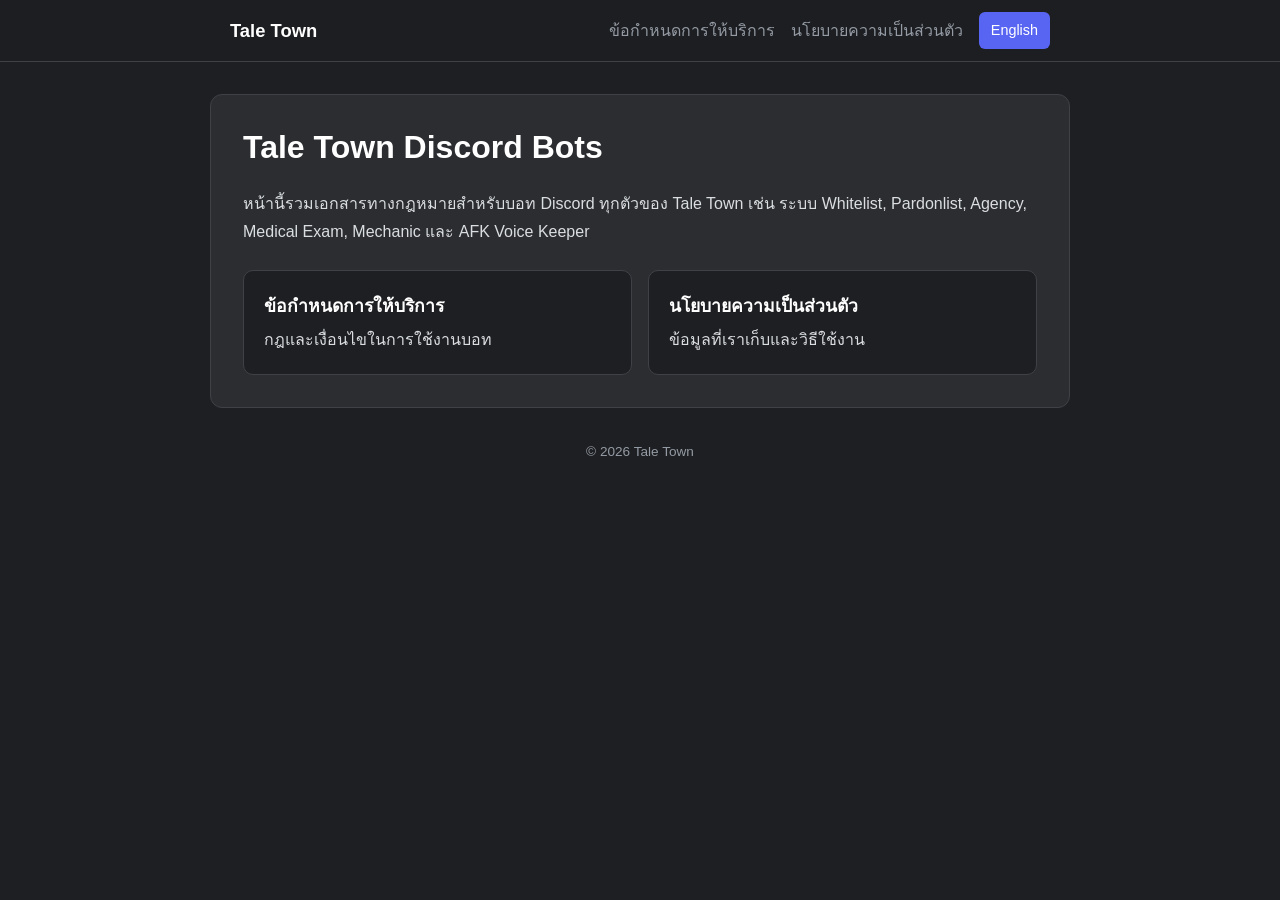
<file: index.html>
<!DOCTYPE html>
<html lang="th">
<head>
  <meta charset="UTF-8">
  <meta name="viewport" content="width=device-width, initial-scale=1.0">
  <title>Tale Town – Legal</title>
  <link rel="stylesheet" href="style.css">
  <script src="lang.js"></script>
</head>
<body class="lang-th">
  <header>
    <nav class="nav">
      <a class="brand" href="index.html">Tale Town</a>
      <a class="link" href="terms.html"><span lang="th">ข้อกำหนดการให้บริการ</span><span lang="en">Terms of Service</span></a>
      <a class="link" href="privacy.html"><span lang="th">นโยบายความเป็นส่วนตัว</span><span lang="en">Privacy Policy</span></a>
      <button id="lang-btn" class="lang-btn">English</button>
    </nav>
  </header>

  <main>
    <h1>Tale Town Discord Bots</h1>
    <p lang="th">หน้านี้รวมเอกสารทางกฎหมายสำหรับบอท Discord ทุกตัวของ Tale Town เช่น ระบบ Whitelist, Pardonlist, Agency, Medical Exam, Mechanic และ AFK Voice Keeper</p>
    <p lang="en">This site contains the legal documents for all Tale Town Discord bots, including the Whitelist, Pardonlist, Agency, Medical Exam, Mechanic and AFK Voice Keeper bots.</p>

    <div class="cards">
      <a class="card" href="terms.html">
        <strong><span lang="th">ข้อกำหนดการให้บริการ</span><span lang="en">Terms of Service</span></strong>
        <span lang="th">กฎและเงื่อนไขในการใช้งานบอท</span><span lang="en">Rules and conditions for using the bots</span>
      </a>
      <a class="card" href="privacy.html">
        <strong><span lang="th">นโยบายความเป็นส่วนตัว</span><span lang="en">Privacy Policy</span></strong>
        <span lang="th">ข้อมูลที่เราเก็บและวิธีใช้งาน</span><span lang="en">What data we collect and how we use it</span>
      </a>
    </div>
  </main>

  <footer>© 2026 Tale Town</footer>
</body>
</html>
</file>
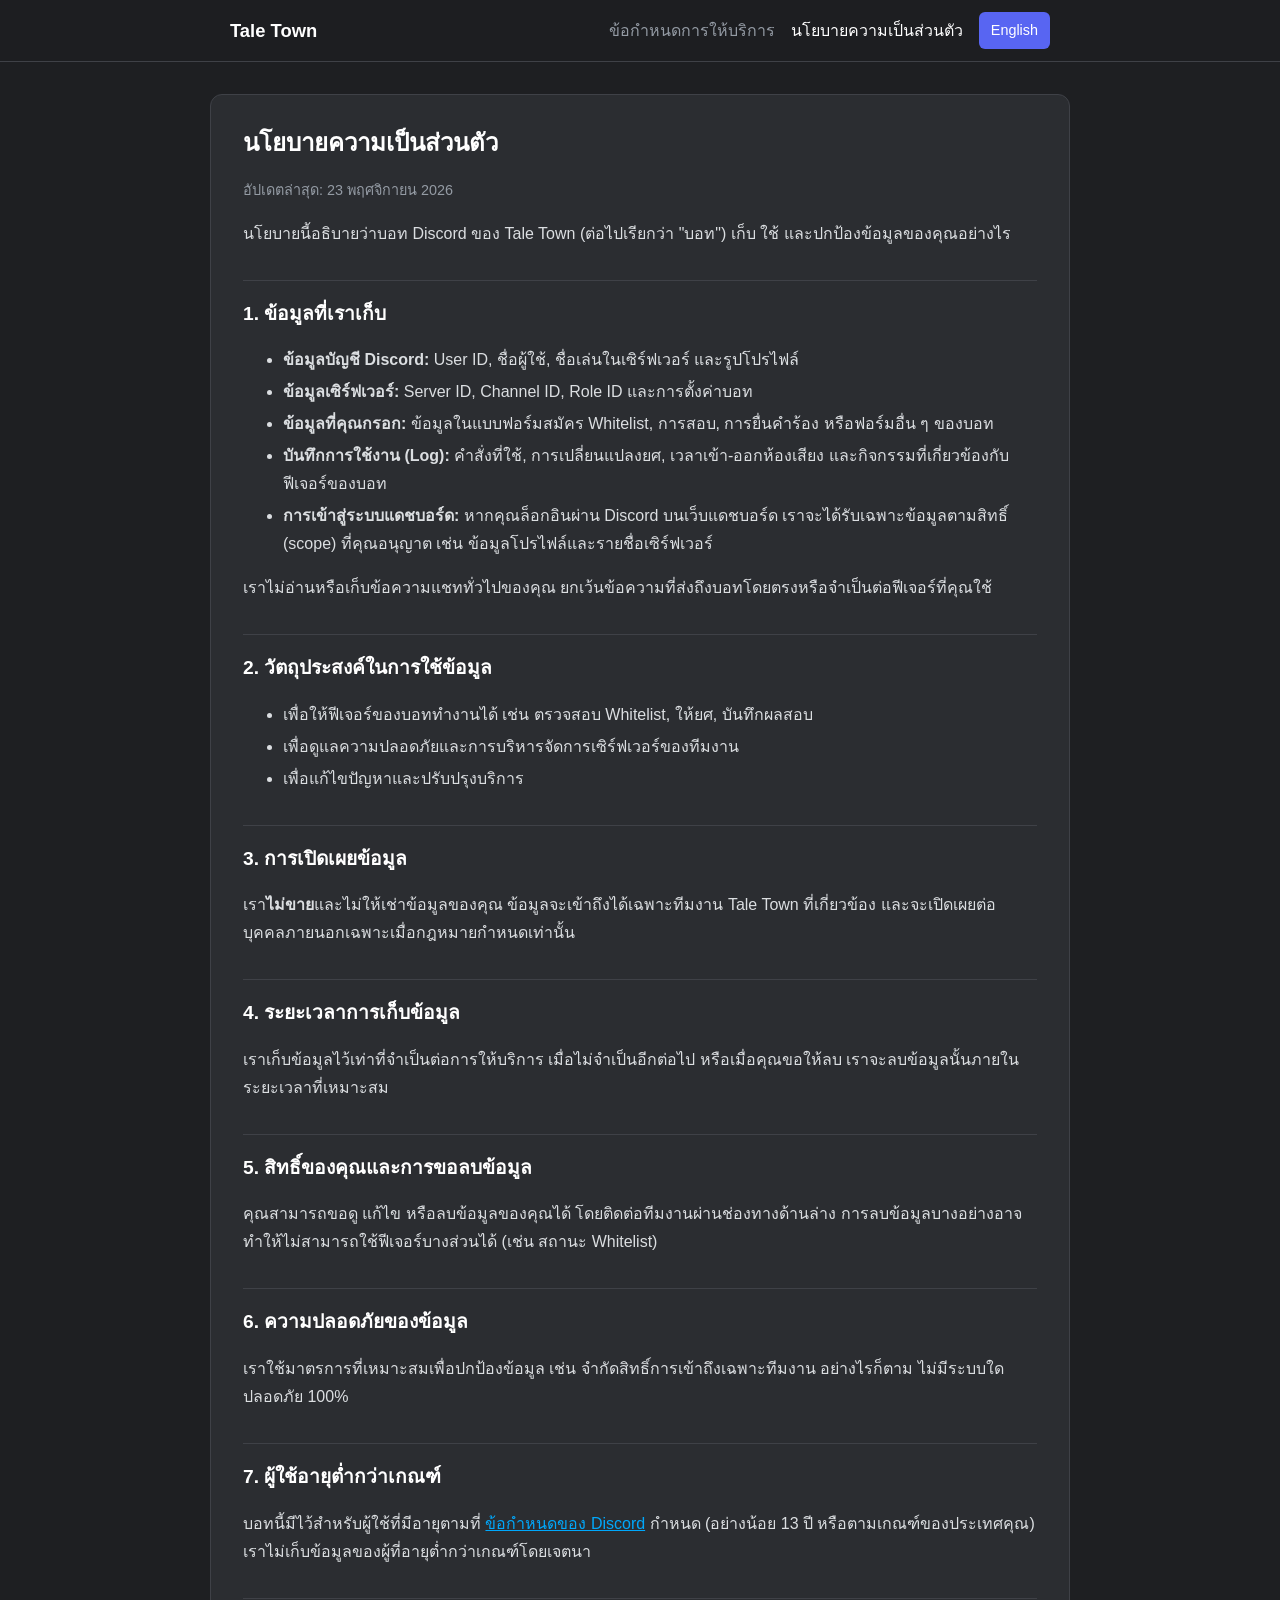
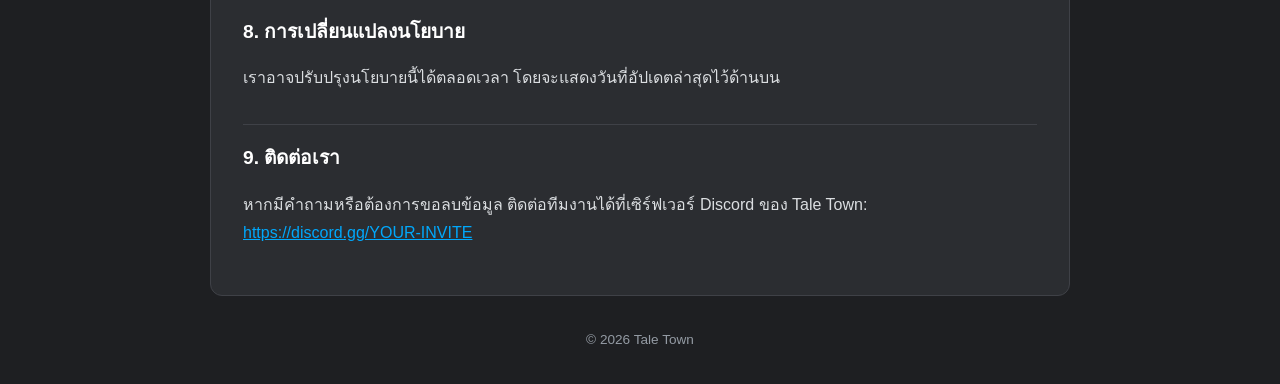
<file: privacy.html>
<!DOCTYPE html>
<html lang="th">
<head>
  <meta charset="UTF-8">
  <meta name="viewport" content="width=device-width, initial-scale=1.0">
  <title>Privacy Policy – Tale Town</title>
  <link rel="stylesheet" href="style.css">
  <script src="lang.js"></script>
</head>
<body class="lang-th">
  <header>
    <nav class="nav">
      <a class="brand" href="index.html">Tale Town</a>
      <a class="link" href="terms.html"><span lang="th">ข้อกำหนดการให้บริการ</span><span lang="en">Terms of Service</span></a>
      <a class="link active" href="privacy.html"><span lang="th">นโยบายความเป็นส่วนตัว</span><span lang="en">Privacy Policy</span></a>
      <button id="lang-btn" class="lang-btn">English</button>
    </nav>
  </header>

  <main>
    <!-- ===================== ภาษาไทย ===================== -->
    <article lang="th">
      <h1>นโยบายความเป็นส่วนตัว</h1>
      <p class="updated">อัปเดตล่าสุด: 23 พฤศจิกายน 2026</p>

      <p>นโยบายนี้อธิบายว่าบอท Discord ของ Tale Town (ต่อไปเรียกว่า "บอท") เก็บ ใช้ และปกป้องข้อมูลของคุณอย่างไร</p>

      <h2>1. ข้อมูลที่เราเก็บ</h2>
      <ul>
        <li><strong>ข้อมูลบัญชี Discord:</strong> User ID, ชื่อผู้ใช้, ชื่อเล่นในเซิร์ฟเวอร์ และรูปโปรไฟล์</li>
        <li><strong>ข้อมูลเซิร์ฟเวอร์:</strong> Server ID, Channel ID, Role ID และการตั้งค่าบอท</li>
        <li><strong>ข้อมูลที่คุณกรอก:</strong> ข้อมูลในแบบฟอร์มสมัคร Whitelist, การสอบ, การยื่นคำร้อง หรือฟอร์มอื่น ๆ ของบอท</li>
        <li><strong>บันทึกการใช้งาน (Log):</strong> คำสั่งที่ใช้, การเปลี่ยนแปลงยศ, เวลาเข้า-ออกห้องเสียง และกิจกรรมที่เกี่ยวข้องกับฟีเจอร์ของบอท</li>
        <li><strong>การเข้าสู่ระบบแดชบอร์ด:</strong> หากคุณล็อกอินผ่าน Discord บนเว็บแดชบอร์ด เราจะได้รับเฉพาะข้อมูลตามสิทธิ์ (scope) ที่คุณอนุญาต เช่น ข้อมูลโปรไฟล์และรายชื่อเซิร์ฟเวอร์</li>
      </ul>
      <p>เราไม่อ่านหรือเก็บข้อความแชททั่วไปของคุณ ยกเว้นข้อความที่ส่งถึงบอทโดยตรงหรือจำเป็นต่อฟีเจอร์ที่คุณใช้</p>

      <h2>2. วัตถุประสงค์ในการใช้ข้อมูล</h2>
      <ul>
        <li>เพื่อให้ฟีเจอร์ของบอททำงานได้ เช่น ตรวจสอบ Whitelist, ให้ยศ, บันทึกผลสอบ</li>
        <li>เพื่อดูแลความปลอดภัยและการบริหารจัดการเซิร์ฟเวอร์ของทีมงาน</li>
        <li>เพื่อแก้ไขปัญหาและปรับปรุงบริการ</li>
      </ul>

      <h2>3. การเปิดเผยข้อมูล</h2>
      <p>เรา<strong>ไม่ขาย</strong>และไม่ให้เช่าข้อมูลของคุณ ข้อมูลจะเข้าถึงได้เฉพาะทีมงาน Tale Town ที่เกี่ยวข้อง และจะเปิดเผยต่อบุคคลภายนอกเฉพาะเมื่อกฎหมายกำหนดเท่านั้น</p>

      <h2>4. ระยะเวลาการเก็บข้อมูล</h2>
      <p>เราเก็บข้อมูลไว้เท่าที่จำเป็นต่อการให้บริการ เมื่อไม่จำเป็นอีกต่อไป หรือเมื่อคุณขอให้ลบ เราจะลบข้อมูลนั้นภายในระยะเวลาที่เหมาะสม</p>

      <h2>5. สิทธิ์ของคุณและการขอลบข้อมูล</h2>
      <p>คุณสามารถขอดู แก้ไข หรือลบข้อมูลของคุณได้ โดยติดต่อทีมงานผ่านช่องทางด้านล่าง การลบข้อมูลบางอย่างอาจทำให้ไม่สามารถใช้ฟีเจอร์บางส่วนได้ (เช่น สถานะ Whitelist)</p>

      <h2>6. ความปลอดภัยของข้อมูล</h2>
      <p>เราใช้มาตรการที่เหมาะสมเพื่อปกป้องข้อมูล เช่น จำกัดสิทธิ์การเข้าถึงเฉพาะทีมงาน อย่างไรก็ตาม ไม่มีระบบใดปลอดภัย 100%</p>

      <h2>7. ผู้ใช้อายุต่ำกว่าเกณฑ์</h2>
      <p>บอทนี้มีไว้สำหรับผู้ใช้ที่มีอายุตามที่ <a href="https://discord.com/terms" target="_blank" rel="noopener">ข้อกำหนดของ Discord</a> กำหนด (อย่างน้อย 13 ปี หรือตามเกณฑ์ของประเทศคุณ) เราไม่เก็บข้อมูลของผู้ที่อายุต่ำกว่าเกณฑ์โดยเจตนา</p>

      <h2>8. การเปลี่ยนแปลงนโยบาย</h2>
      <p>เราอาจปรับปรุงนโยบายนี้ได้ตลอดเวลา โดยจะแสดงวันที่อัปเดตล่าสุดไว้ด้านบน</p>

      <h2>9. ติดต่อเรา</h2>
      <p>หากมีคำถามหรือต้องการขอลบข้อมูล ติดต่อทีมงานได้ที่เซิร์ฟเวอร์ Discord ของ Tale Town: <a class="contact-link" href="#" target="_blank" rel="noopener"></a></p>
    </article>

    <!-- ===================== English ===================== -->
    <article lang="en">
      <h1>Privacy Policy</h1>
      <p class="updated">Last updated: November 23, 2026</p>

      <p>This policy explains how the Tale Town Discord bots (the "Bot") collect, use, and protect your information.</p>

      <h2>1. Information We Collect</h2>
      <ul>
        <li><strong>Discord account data:</strong> user ID, username, server nickname, and avatar</li>
        <li><strong>Server data:</strong> server ID, channel IDs, role IDs, and bot settings</li>
        <li><strong>Data you submit:</strong> information entered in whitelist applications, exams, requests, or other Bot forms</li>
        <li><strong>Usage logs:</strong> commands used, role changes, voice channel join/leave times, and other activity related to Bot features</li>
        <li><strong>Dashboard login:</strong> if you log in with Discord on the web dashboard, we only receive the data covered by the scopes you approve, such as your profile and server list</li>
      </ul>
      <p>We do not read or store your general chat messages, except messages sent directly to the Bot or required for a feature you use.</p>

      <h2>2. How We Use Information</h2>
      <ul>
        <li>To provide Bot features, such as whitelist checks, role assignment, and exam results</li>
        <li>For server moderation and security by the Tale Town team</li>
        <li>To troubleshoot and improve the Service</li>
      </ul>

      <h2>3. Sharing of Information</h2>
      <p>We <strong>do not sell</strong> or rent your data. It is only accessible to relevant Tale Town staff and is disclosed to third parties only when required by law.</p>

      <h2>4. Data Retention</h2>
      <p>We keep data only as long as needed to provide the Service. When it is no longer needed, or when you request deletion, we delete it within a reasonable time.</p>

      <h2>5. Your Rights and Data Deletion</h2>
      <p>You may request to view, correct, or delete your data by contacting us using the link below. Deleting some data may prevent certain features from working (for example, your whitelist status).</p>

      <h2>6. Security</h2>
      <p>We use reasonable measures to protect your data, such as restricting access to staff only. However, no system is 100% secure.</p>

      <h2>7. Age Requirement</h2>
      <p>The Bot is intended for users who meet the minimum age in the <a href="https://discord.com/terms" target="_blank" rel="noopener">Discord Terms of Service</a> (at least 13, or the minimum age in your country). We do not knowingly collect data from underage users.</p>

      <h2>8. Changes to This Policy</h2>
      <p>We may update this policy at any time. The "Last updated" date above will reflect the latest version.</p>

      <h2>9. Contact</h2>
      <p>For questions or data deletion requests, contact the team on the Tale Town Discord server: <a class="contact-link" href="#" target="_blank" rel="noopener"></a></p>
    </article>
  </main>

  <footer>© 2026 Tale Town</footer>
</body>
</html>
</file>
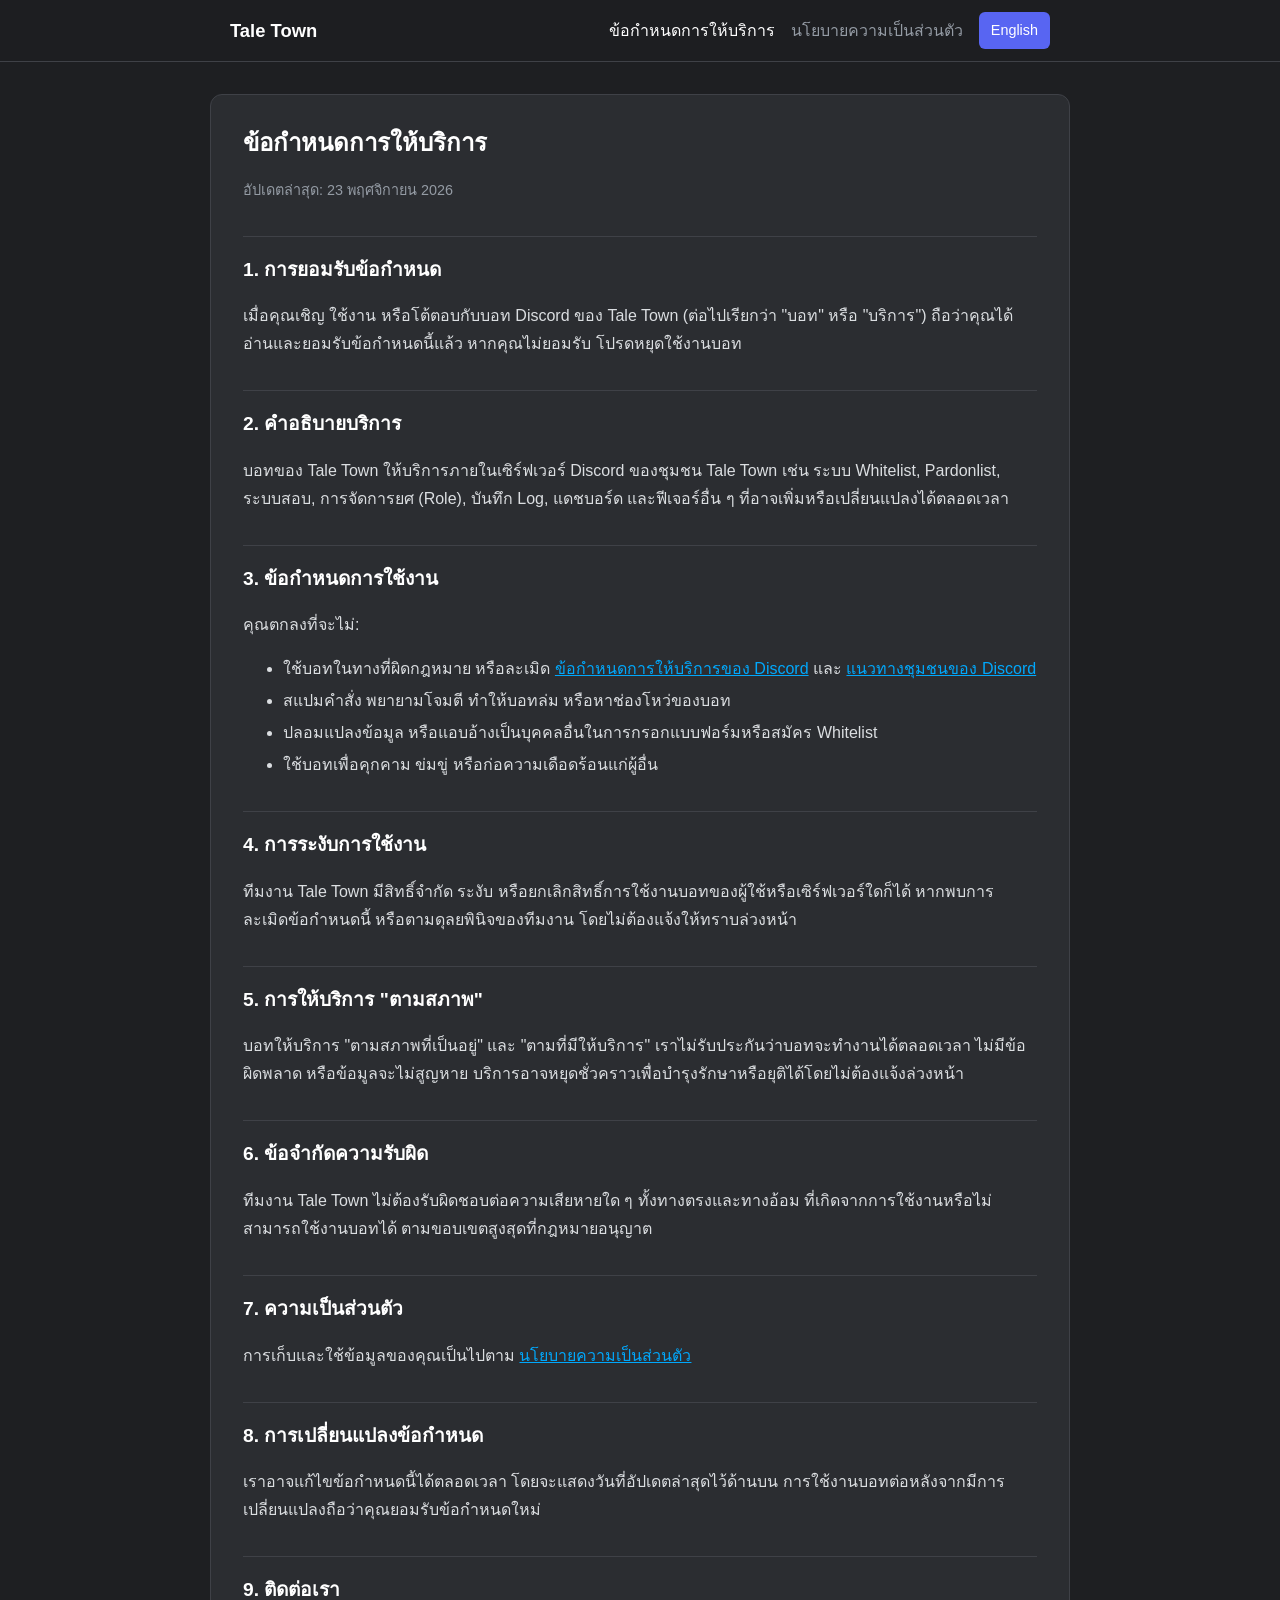
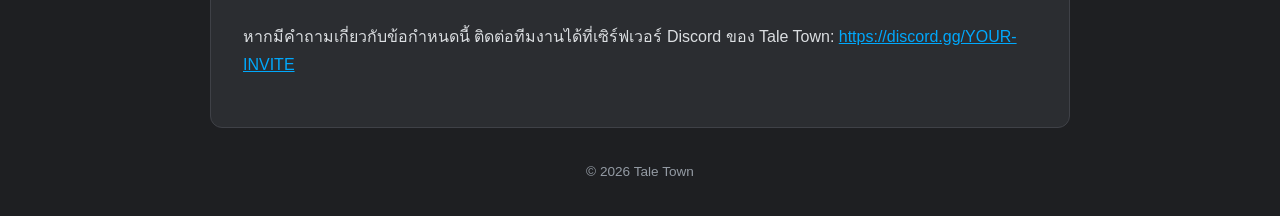
<file: terms.html>
<!DOCTYPE html>
<html lang="th">
<head>
  <meta charset="UTF-8">
  <meta name="viewport" content="width=device-width, initial-scale=1.0">
  <title>Terms of Service – Tale Town</title>
  <link rel="stylesheet" href="style.css">
  <script src="lang.js"></script>
</head>
<body class="lang-th">
  <header>
    <nav class="nav">
      <a class="brand" href="index.html">Tale Town</a>
      <a class="link active" href="terms.html"><span lang="th">ข้อกำหนดการให้บริการ</span><span lang="en">Terms of Service</span></a>
      <a class="link" href="privacy.html"><span lang="th">นโยบายความเป็นส่วนตัว</span><span lang="en">Privacy Policy</span></a>
      <button id="lang-btn" class="lang-btn">English</button>
    </nav>
  </header>

  <main>
    <!-- ===================== ภาษาไทย ===================== -->
    <article lang="th">
      <h1>ข้อกำหนดการให้บริการ</h1>
      <p class="updated">อัปเดตล่าสุด: 23 พฤศจิกายน 2026</p>

      <h2>1. การยอมรับข้อกำหนด</h2>
      <p>เมื่อคุณเชิญ ใช้งาน หรือโต้ตอบกับบอท Discord ของ Tale Town (ต่อไปเรียกว่า "บอท" หรือ "บริการ") ถือว่าคุณได้อ่านและยอมรับข้อกำหนดนี้แล้ว หากคุณไม่ยอมรับ โปรดหยุดใช้งานบอท</p>

      <h2>2. คำอธิบายบริการ</h2>
      <p>บอทของ Tale Town ให้บริการภายในเซิร์ฟเวอร์ Discord ของชุมชน Tale Town เช่น ระบบ Whitelist, Pardonlist, ระบบสอบ, การจัดการยศ (Role), บันทึก Log, แดชบอร์ด และฟีเจอร์อื่น ๆ ที่อาจเพิ่มหรือเปลี่ยนแปลงได้ตลอดเวลา</p>

      <h2>3. ข้อกำหนดการใช้งาน</h2>
      <p>คุณตกลงที่จะไม่:</p>
      <ul>
        <li>ใช้บอทในทางที่ผิดกฎหมาย หรือละเมิด <a href="https://discord.com/terms" target="_blank" rel="noopener">ข้อกำหนดการให้บริการของ Discord</a> และ <a href="https://discord.com/guidelines" target="_blank" rel="noopener">แนวทางชุมชนของ Discord</a></li>
        <li>สแปมคำสั่ง พยายามโจมตี ทำให้บอทล่ม หรือหาช่องโหว่ของบอท</li>
        <li>ปลอมแปลงข้อมูล หรือแอบอ้างเป็นบุคคลอื่นในการกรอกแบบฟอร์มหรือสมัคร Whitelist</li>
        <li>ใช้บอทเพื่อคุกคาม ข่มขู่ หรือก่อความเดือดร้อนแก่ผู้อื่น</li>
      </ul>

      <h2>4. การระงับการใช้งาน</h2>
      <p>ทีมงาน Tale Town มีสิทธิ์จำกัด ระงับ หรือยกเลิกสิทธิ์การใช้งานบอทของผู้ใช้หรือเซิร์ฟเวอร์ใดก็ได้ หากพบการละเมิดข้อกำหนดนี้ หรือตามดุลยพินิจของทีมงาน โดยไม่ต้องแจ้งให้ทราบล่วงหน้า</p>

      <h2>5. การให้บริการ "ตามสภาพ"</h2>
      <p>บอทให้บริการ "ตามสภาพที่เป็นอยู่" และ "ตามที่มีให้บริการ" เราไม่รับประกันว่าบอทจะทำงานได้ตลอดเวลา ไม่มีข้อผิดพลาด หรือข้อมูลจะไม่สูญหาย บริการอาจหยุดชั่วคราวเพื่อบำรุงรักษาหรือยุติได้โดยไม่ต้องแจ้งล่วงหน้า</p>

      <h2>6. ข้อจำกัดความรับผิด</h2>
      <p>ทีมงาน Tale Town ไม่ต้องรับผิดชอบต่อความเสียหายใด ๆ ทั้งทางตรงและทางอ้อม ที่เกิดจากการใช้งานหรือไม่สามารถใช้งานบอทได้ ตามขอบเขตสูงสุดที่กฎหมายอนุญาต</p>

      <h2>7. ความเป็นส่วนตัว</h2>
      <p>การเก็บและใช้ข้อมูลของคุณเป็นไปตาม <a href="privacy.html">นโยบายความเป็นส่วนตัว</a></p>

      <h2>8. การเปลี่ยนแปลงข้อกำหนด</h2>
      <p>เราอาจแก้ไขข้อกำหนดนี้ได้ตลอดเวลา โดยจะแสดงวันที่อัปเดตล่าสุดไว้ด้านบน การใช้งานบอทต่อหลังจากมีการเปลี่ยนแปลงถือว่าคุณยอมรับข้อกำหนดใหม่</p>

      <h2>9. ติดต่อเรา</h2>
      <p>หากมีคำถามเกี่ยวกับข้อกำหนดนี้ ติดต่อทีมงานได้ที่เซิร์ฟเวอร์ Discord ของ Tale Town: <a class="contact-link" href="#" target="_blank" rel="noopener"></a></p>
    </article>

    <!-- ===================== English ===================== -->
    <article lang="en">
      <h1>Terms of Service</h1>
      <p class="updated">Last updated: November 23, 2026</p>

      <h2>1. Acceptance of Terms</h2>
      <p>By inviting, using, or interacting with any Tale Town Discord bot (the "Bot" or "Service"), you agree to these Terms. If you do not agree, please stop using the Bot.</p>

      <h2>2. Description of Service</h2>
      <p>Tale Town bots provide features for the Tale Town community Discord server, such as whitelist and pardonlist systems, exams, role management, logging, dashboards, and other features that may be added or changed at any time.</p>

      <h2>3. Acceptable Use</h2>
      <p>You agree not to:</p>
      <ul>
        <li>Use the Bot for any unlawful purpose or in violation of the <a href="https://discord.com/terms" target="_blank" rel="noopener">Discord Terms of Service</a> or <a href="https://discord.com/guidelines" target="_blank" rel="noopener">Discord Community Guidelines</a></li>
        <li>Spam commands, attack, overload, or attempt to exploit the Bot</li>
        <li>Submit false information or impersonate others in forms or whitelist applications</li>
        <li>Use the Bot to harass, threaten, or harm others</li>
      </ul>

      <h2>4. Suspension</h2>
      <p>The Tale Town team may limit, suspend, or terminate access to the Bot for any user or server that violates these Terms, or at the team's discretion, without prior notice.</p>

      <h2>5. "As Is" Service</h2>
      <p>The Bot is provided "as is" and "as available". We do not guarantee that the Bot will be uninterrupted, error-free, or that data will never be lost. The Service may be paused for maintenance or discontinued without notice.</p>

      <h2>6. Limitation of Liability</h2>
      <p>To the maximum extent permitted by law, the Tale Town team is not liable for any direct or indirect damages arising from the use of, or inability to use, the Bot.</p>

      <h2>7. Privacy</h2>
      <p>How we collect and use your data is described in our <a href="privacy.html">Privacy Policy</a>.</p>

      <h2>8. Changes to These Terms</h2>
      <p>We may update these Terms at any time. The "Last updated" date above will reflect the latest version. Continued use of the Bot after changes means you accept the updated Terms.</p>

      <h2>9. Contact</h2>
      <p>If you have questions about these Terms, contact the team on the Tale Town Discord server: <a class="contact-link" href="#" target="_blank" rel="noopener"></a></p>
    </article>
  </main>

  <footer>© 2026 Tale Town</footer>
</body>
</html>
</file>
<file: style.css>
:root {
  --bg: #1e1f22;
  --card: #2b2d31;
  --text: #dbdee1;
  --muted: #949ba4;
  --accent: #5865f2;
  --border: #3f4147;
}

* { box-sizing: border-box; }

body {
  margin: 0;
  background: var(--bg);
  color: var(--text);
  font-family: "Noto Sans Thai", "Segoe UI", Tahoma, sans-serif;
  line-height: 1.75;
}

/* Language switching: body gets class "lang-th" or "lang-en" */
body.lang-th [lang="en"] { display: none; }
body.lang-en [lang="th"] { display: none; }

header {
  position: sticky;
  top: 0;
  background: rgba(30, 31, 34, 0.95);
  border-bottom: 1px solid var(--border);
  backdrop-filter: blur(6px);
  z-index: 10;
}

.nav {
  max-width: 860px;
  margin: 0 auto;
  padding: 12px 20px;
  display: flex;
  align-items: center;
  gap: 16px;
  flex-wrap: wrap;
}

.brand {
  font-weight: 700;
  font-size: 1.15rem;
  color: #fff;
  text-decoration: none;
  margin-right: auto;
}

.nav a.link { color: var(--muted); text-decoration: none; }
.nav a.link:hover, .nav a.link.active { color: #fff; }

.lang-btn {
  background: var(--accent);
  color: #fff;
  border: 0;
  border-radius: 6px;
  padding: 6px 12px;
  font: inherit;
  font-size: 0.9rem;
  cursor: pointer;
}
.lang-btn:hover { filter: brightness(1.1); }

main {
  max-width: 860px;
  margin: 32px auto;
  padding: 32px;
  background: var(--card);
  border-radius: 12px;
  border: 1px solid var(--border);
}

h1 { color: #fff; margin-top: 0; line-height: 1.3; }
h2 {
  color: #fff;
  font-size: 1.2rem;
  margin-top: 2rem;
  padding-top: 1rem;
  border-top: 1px solid var(--border);
}
.updated { color: var(--muted); font-size: 0.9rem; }
a { color: #00a8fc; }
li { margin-bottom: 4px; }

.cards { display: grid; gap: 16px; grid-template-columns: repeat(auto-fit, minmax(220px, 1fr)); margin-top: 24px; }
.card {
  display: block;
  padding: 20px;
  border-radius: 10px;
  background: var(--bg);
  border: 1px solid var(--border);
  color: var(--text);
  text-decoration: none;
}
.card:hover { border-color: var(--accent); }
.card strong { color: #fff; display: block; font-size: 1.1rem; margin-bottom: 4px; }

footer { text-align: center; color: var(--muted); font-size: 0.85rem; padding: 0 20px 32px; }

@media (max-width: 600px) {
  main { margin: 16px 12px; padding: 20px; }
}
</file>
